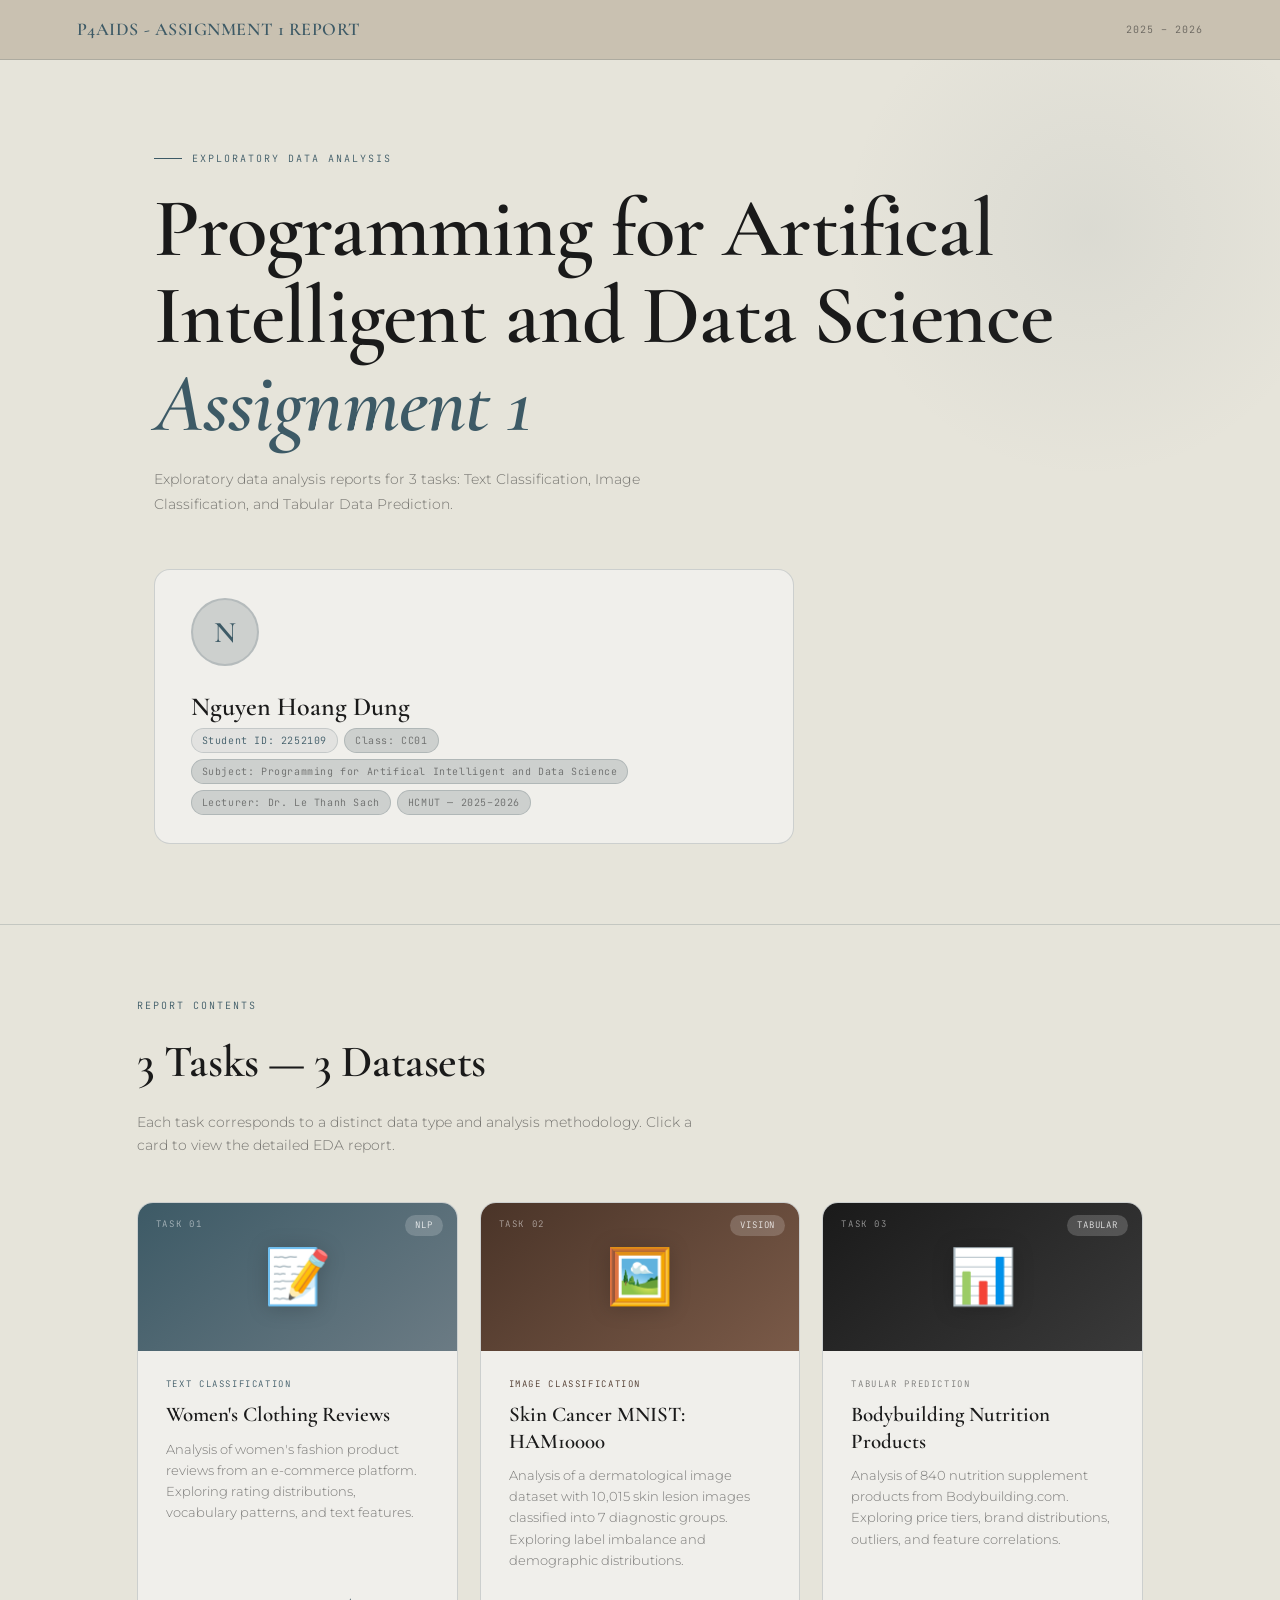
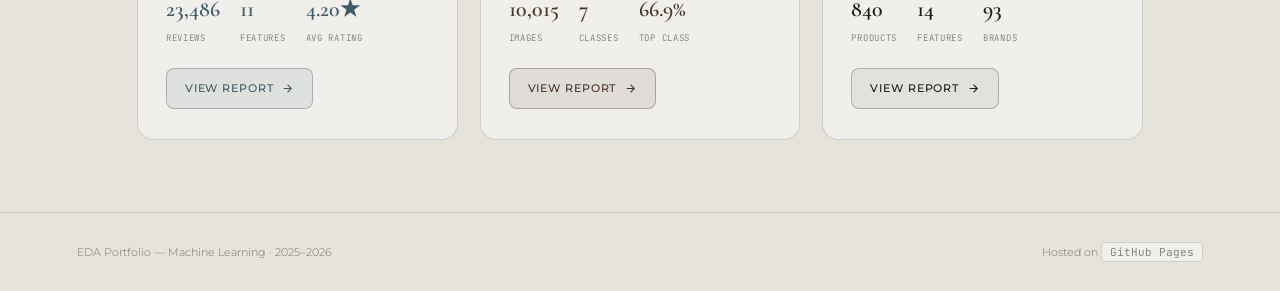
<file: index.html>
<!DOCTYPE html>
<html lang="en">
<head>
<meta charset="UTF-8"/>
<meta name="viewport" content="width=device-width, initial-scale=1.0"/>
<title>P4AIDS - Assignment 1</title>
<link href="https://fonts.googleapis.com/css2?family=Montserrat:ital,wght@0,300;0,400;0,500;0,600;0,700;1,400&family=Cormorant+Garamond:ital,wght@0,400;0,600;1,400;1,600&family=JetBrains+Mono:wght@400;500&display=swap" rel="stylesheet"/>
<style>
  :root {
    --bg: #E6E4DA;
    --surface: #CDD0CE;
    --card: #F0EFEB;
    --border: rgba(60,80,90,0.2);
    --accent: #3D5A66;
    --accent2: #7A8A8A;
    --accent3: #4A3428;
    --accent4: #5E7A8A;
    --text: #1A1A1A;
    --muted: rgba(26,26,26,0.55);
  }

  * { box-sizing: border-box; margin: 0; padding: 0; }

  body {
    background: var(--bg);
    color: var(--text);
    font-family: 'Montserrat', sans-serif;
    font-weight: 300;
    line-height: 1.7;
    min-height: 100vh;
    overflow-x: hidden;
  }

  /* HEADER */
  header {
    padding: 0 6vw;
    height: 60px;
    display: flex;
    align-items: center;
    justify-content: space-between;
    border-bottom: 1px solid var(--border);
    background: rgba(201, 193, 177, 1);
    backdrop-filter: blur(10px);
    position: sticky; top: 0; z-index: 50;
  }
  .logo {
    font-family: 'Cormorant Garamond', serif;
    font-size: 18px;
    font-weight: 600;
    color: var(--accent);
    letter-spacing: 0.03em;
  }
  .logo span {
    font-weight: 400;
    color: var(--muted);
    font-size: 12px;
    margin-left: 10px;
    font-family: 'JetBrains Mono', monospace;
  }

  /* HERO */
  .hero {
    padding: 90px 6vw 80px;
    position: relative;
    overflow: hidden;
    border-bottom: 1px solid var(--border);
  }
  .hero::before {
    content: '';
    position: absolute; top: -80px; right: -60px;
    width: 500px; height: 500px;
    background: radial-gradient(circle, rgba(107,123,132,0.09) 0%, transparent 70%);
    pointer-events: none;
  }
  .eyebrow {
    font-family: 'JetBrains Mono', monospace;
    font-size: 10px;
    letter-spacing: 0.2em;
    color: var(--accent);
    text-transform: uppercase;
    margin-bottom: 18px;
    display: flex; align-items: center; gap: 10px;
  }
  .eyebrow::before { content: ''; width: 28px; height: 1px; background: var(--accent); }

  .hero h1 {
    font-family: 'Cormorant Garamond', serif;
    font-size: clamp(42px, 6.5vw, 88px);
    font-weight: 600;
    line-height: 1.05;
    letter-spacing: -0.01em;
    margin-bottom: 20px;
  }
  .hero h1 em { font-style: italic; color: var(--accent); }
  .hero-sub {
    font-size: 14px;
    color: var(--muted);
    max-width: 500px;
    margin-bottom: 52px;
    line-height: 1.8;
  }

  /* STUDENT CARD */
  .student-card {
    display: inline-flex;
    align-items: center;
    gap: 28px;
    background: var(--card);
    border: 1px solid var(--border);
    border-radius: 16px;
    padding: 28px 36px;
    flex-wrap: wrap;
    max-width: 640px;
  }
  .avatar {
    width: 68px; height: 68px;
    border-radius: 50%;
    background: var(--surface);
    border: 2px solid rgba(107,123,132,0.25);
    display: flex; align-items: center; justify-content: center;
    font-family: 'Cormorant Garamond', serif;
    font-size: 30px;
    font-weight: 600;
    color: var(--accent);
    flex-shrink: 0;
  }
  .student-info { display: flex; flex-direction: column; gap: 8px; }
  .student-name {
    font-family: 'Cormorant Garamond', serif;
    font-size: 26px;
    font-weight: 600;
    color: var(--text);
    line-height: 1;
  }
  .student-meta { display: flex; flex-wrap: wrap; gap: 6px; }
  .meta-tag {
    font-family: 'JetBrains Mono', monospace;
    font-size: 10px;
    letter-spacing: 0.06em;
    padding: 3px 10px;
    border-radius: 20px;
    background: var(--surface);
    border: 1px solid var(--border);
    color: var(--muted);
  }
  .meta-tag.hi { background: rgba(107,123,132,0.1); color: var(--accent); border-color: rgba(107,123,132,0.25); }

  /* LAYOUT */
  .wrap { max-width: 1160px; margin: 0 auto; padding: 0 6vw; }
  section { padding: 72px 0; }
  section + section { border-top: 1px solid var(--border); }

  .section-label {
    font-family: 'JetBrains Mono', monospace;
    font-size: 10px;
    letter-spacing: 0.2em;
    text-transform: uppercase;
    color: var(--accent);
    margin-bottom: 10px;
  }
  .section-title {
    font-family: 'Cormorant Garamond', serif;
    font-size: clamp(28px, 3.5vw, 46px);
    font-weight: 600;
    letter-spacing: -0.01em;
    margin-bottom: 10px;
  }
  .section-desc { font-size: 14px; color: var(--muted); max-width: 560px; margin-bottom: 44px; }

  /* TASK CARDS */
  .tasks-grid {
    display: grid;
    grid-template-columns: repeat(3, 1fr);
    gap: 22px;
  }
  @media(max-width: 900px) { .tasks-grid { grid-template-columns: 1fr; } }

  .task-card {
    background: var(--card);
    border: 1px solid var(--border);
    border-radius: 16px;
    overflow: hidden;
    text-decoration: none;
    color: inherit;
    display: flex;
    flex-direction: column;
    transition: transform .22s ease, box-shadow .22s ease, border-color .22s ease;
    position: relative;
  }
  .task-card:not(.soon):hover {
    transform: translateY(-5px);
    box-shadow: 0 20px 48px rgba(60,80,90,0.18);
    border-color: rgba(61,90,102,0.45);
  }

  .task-thumb {
    height: 148px;
    display: flex;
    align-items: center;
    justify-content: center;
    position: relative;
    overflow: hidden;
  }
  .task-card:nth-child(1) .task-thumb { background: linear-gradient(140deg, #3D5A66 0%, #6B7B84 100%); }
  .task-card:nth-child(2) .task-thumb { background: linear-gradient(140deg, #4A3428 0%, #7a5a48 100%); }
  .task-card:nth-child(3) .task-thumb { background: linear-gradient(140deg, #1A1A1A 0%, #3a3a3a 100%); }

  .task-icon { font-size: 54px; filter: drop-shadow(0 2px 10px rgba(0,0,0,0.18)); }
  .task-num {
    position: absolute; top: 14px; left: 18px;
    font-family: 'JetBrains Mono', monospace;
    font-size: 9px; letter-spacing: 0.18em;
    color: rgba(255,255,255,0.55); text-transform: uppercase;
  }
  .task-badge-th {
    position: absolute; top: 12px; right: 14px;
    font-family: 'JetBrains Mono', monospace;
    font-size: 9px; letter-spacing: 0.1em;
    padding: 3px 10px; border-radius: 20px;
    background: rgba(255,255,255,0.18);
    color: rgba(255,255,255,0.85);
    text-transform: uppercase;
  }

  .task-body { padding: 26px 28px 30px; flex: 1; display: flex; flex-direction: column; }

  .task-type {
    font-family: 'JetBrains Mono', monospace;
    font-size: 9px; letter-spacing: 0.18em;
    text-transform: uppercase;
    margin-bottom: 10px;
  }
  .task-card:nth-child(1) .task-type { color: var(--accent); }
  .task-card:nth-child(2) .task-type { color: var(--accent3); }
  .task-card:nth-child(3) .task-type { color: var(--muted); }

  .task-title {
    font-family: 'Cormorant Garamond', serif;
    font-size: 21px; font-weight: 600;
    margin-bottom: 10px; line-height: 1.25;
  }
  .task-desc {
    font-size: 12.5px; color: var(--muted);
    line-height: 1.7; flex: 1; margin-bottom: 20px;
  }
  .task-stats { display: flex; gap: 20px; flex-wrap: wrap; margin-bottom: 22px; }
  .tstat { display: flex; flex-direction: column; gap: 2px; }
  .tstat-val {
    font-family: 'Cormorant Garamond', serif;
    font-size: 22px; font-weight: 600;
  }
  .task-card:nth-child(1) .tstat-val { color: var(--accent); }
  .task-card:nth-child(2) .tstat-val { color: var(--accent3); }
  .task-card:nth-child(3) .tstat-val { color: var(--text); }
  .tstat-lbl {
    font-size: 9px; color: var(--muted);
    letter-spacing: 0.08em; text-transform: uppercase;
    font-family: 'JetBrains Mono', monospace;
  }

  .task-cta {
    display: inline-flex; align-items: center; gap: 8px;
    font-size: 11px; font-weight: 500;
    letter-spacing: 0.08em; text-transform: uppercase;
    padding: 10px 18px; border-radius: 8px;
    transition: all .18s; align-self: flex-start;
  }
  .task-card:nth-child(1) .task-cta {
    color: var(--accent);
    border: 1px solid rgba(61,90,102,0.35);
    background: rgba(61,90,102,0.09);
  }
  .task-card:nth-child(1) .task-cta:hover { background: rgba(61,90,102,0.18); border-color: rgba(61,90,102,0.5); }
  .task-card:nth-child(2) .task-cta {
    color: var(--accent3);
    border: 1px solid rgba(74,52,40,0.35);
    background: rgba(74,52,40,0.09);
  }
  .task-card:nth-child(3) .task-cta {
    color: var(--text);
    border: 1px solid rgba(26,26,26,0.25);
    background: rgba(26,26,26,0.06);
  }

  .task-cta svg { transition: transform .18s; }
  .task-card:hover .task-cta svg { transform: translateX(3px); }

  /* COMING SOON */
  .task-card.soon {
    opacity: 0.72;
    cursor: default;
    pointer-events: none;
  }
  .soon-overlay {
    position: absolute; inset: 0;
    display: flex; align-items: center; justify-content: center;
    background: rgba(230,228,218,0.35);
    backdrop-filter: blur(2px);
    z-index: 5;
  }
  .soon-label {
    font-family: 'JetBrains Mono', monospace;
    font-size: 10px; letter-spacing: 0.25em;
    color: var(--muted); text-transform: uppercase;
    padding: 6px 16px;
    border: 1px solid var(--border);
    border-radius: 20px;
    background: var(--card);
  }

  /* FOOTER */
  footer {
    border-top: 1px solid var(--border);
    padding: 30px 6vw;
    display: flex; justify-content: space-between; align-items: center;
    flex-wrap: wrap; gap: 10px;
    font-size: 11px; color: var(--muted);
  }
  footer code {
    font-family: 'JetBrains Mono', monospace;
    background: var(--card);
    padding: 2px 8px; border-radius: 4px;
    border: 1px solid var(--border);
  }
</style>
</head>
<body>

<!-- HEADER -->
<header>
  <div class="logo">P4AIDS - ASSIGNMENT 1 REPORT</div>
  <div style="font-family:'JetBrains Mono',monospace;font-size:10px;color:var(--muted);letter-spacing:0.1em;">2025 – 2026</div>
</header>

<!-- HERO -->
<div class="hero">
  <div class="wrap">
    <div class="eyebrow">Exploratory Data Analysis</div>
    <h1>Programming for Artifical Intelligent and Data Science <br/><em>Assignment 1</em></h1>
    <p class="hero-sub">
      Exploratory data analysis reports for 3 tasks:
      Text Classification, Image Classification, and Tabular Data Prediction.
    </p>

    <div class="student-card">
      <div class="avatar">N</div>
      <div class="student-info">
        <div class="student-name">Nguyen Hoang Dung</div>
        <div class="student-meta">
          <span class="meta-tag hi">Student ID: 2252109</span>
          <span class="meta-tag">Class: CC01</span>
          <span class="meta-tag">Subject: Programming for Artifical Intelligent and Data Science</span>
          <span class="meta-tag">Lecturer: Dr. Le Thanh Sach</span>
          <span class="meta-tag">HCMUT — 2025–2026</span>
        </div>
      </div>
    </div>
  </div>
</div>

<!-- TASKS -->
<section>
  <div class="wrap">
    <div class="section-label">Report Contents</div>
    <h2 class="section-title">3 Tasks — 3 Datasets</h2>
    <p class="section-desc">
      Each task corresponds to a distinct data type and analysis methodology.
      Click a card to view the detailed EDA report.
    </p>

    <div class="tasks-grid">

      <!-- TASK 1: TEXT -->
      <a href="text.html" class="task-card">
        <div class="task-thumb">
          <span class="task-num">Task 01</span>
          <span class="task-badge-th">NLP</span>
          <span class="task-icon">📝</span>
        </div>
        <div class="task-body">
          <div class="task-type">Text Classification</div>
          <div class="task-title">Women's Clothing Reviews</div>
          <div class="task-desc">
            Analysis of women's fashion product reviews from an e-commerce platform.
            Exploring rating distributions, vocabulary patterns, and text features.
          </div>
          <div class="task-stats">
            <div class="tstat"><span class="tstat-val">23,486</span><span class="tstat-lbl">Reviews</span></div>
            <div class="tstat"><span class="tstat-val">11</span><span class="tstat-lbl">Features</span></div>
            <div class="tstat"><span class="tstat-val">4.20★</span><span class="tstat-lbl">Avg Rating</span></div>
          </div>
          <span class="task-cta">
            View Report
            <svg width="13" height="13" fill="none" stroke="currentColor" stroke-width="2" viewBox="0 0 24 24"><path d="M5 12h14M12 5l7 7-7 7"/></svg>
          </span>
        </div>
      </a>

      <!-- TASK 2: IMAGE -->
      <a href="image.html" class="task-card">
        <div class="task-thumb">
          <span class="task-num">Task 02</span>
          <span class="task-badge-th">Vision</span>
          <span class="task-icon">🖼️</span>
        </div>
        <div class="task-body">
          <div class="task-type">Image Classification</div>
          <div class="task-title">Skin Cancer MNIST: HAM10000</div>
          <div class="task-desc">
            Analysis of a dermatological image dataset with 10,015 skin lesion images
            classified into 7 diagnostic groups. Exploring label imbalance and demographic distributions.
          </div>
          <div class="task-stats">
            <div class="tstat"><span class="tstat-val">10,015</span><span class="tstat-lbl">Images</span></div>
            <div class="tstat"><span class="tstat-val">7</span><span class="tstat-lbl">Classes</span></div>
            <div class="tstat"><span class="tstat-val">66.9%</span><span class="tstat-lbl">Top Class</span></div>
          </div>
          <span class="task-cta">
            View Report
            <svg width="13" height="13" fill="none" stroke="currentColor" stroke-width="2" viewBox="0 0 24 24"><path d="M5 12h14M12 5l7 7-7 7"/></svg>
          </span>
        </div>
      </a>

      <!-- TASK 3: TABULAR -->
      <a href="tabular.html" class="task-card">
        <div class="task-thumb">
          <span class="task-num">Task 03</span>
          <span class="task-badge-th">Tabular</span>
          <span class="task-icon">📊</span>
        </div>
        <div class="task-body">
          <div class="task-type">Tabular Prediction</div>
          <div class="task-title">Bodybuilding Nutrition Products</div>
          <div class="task-desc">
            Analysis of 840 nutrition supplement products from Bodybuilding.com.
            Exploring price tiers, brand distributions, outliers, and feature correlations.
          </div>
          <div class="task-stats">
            <div class="tstat"><span class="tstat-val">840</span><span class="tstat-lbl">Products</span></div>
            <div class="tstat"><span class="tstat-val">14</span><span class="tstat-lbl">Features</span></div>
            <div class="tstat"><span class="tstat-val">93</span><span class="tstat-lbl">Brands</span></div>
          </div>
          <span class="task-cta">
            View Report
            <svg width="13" height="13" fill="none" stroke="currentColor" stroke-width="2" viewBox="0 0 24 24"><path d="M5 12h14M12 5l7 7-7 7"/></svg>
          </span>
        </div>
      </a>

    </div>
  </div>
</section>

<!-- FOOTER -->
<footer>
  <span>EDA Portfolio — Machine Learning · 2025–2026</span>
  <span>Hosted on <code>GitHub Pages</code></span>
</footer>

</body>
</html>
</file>
